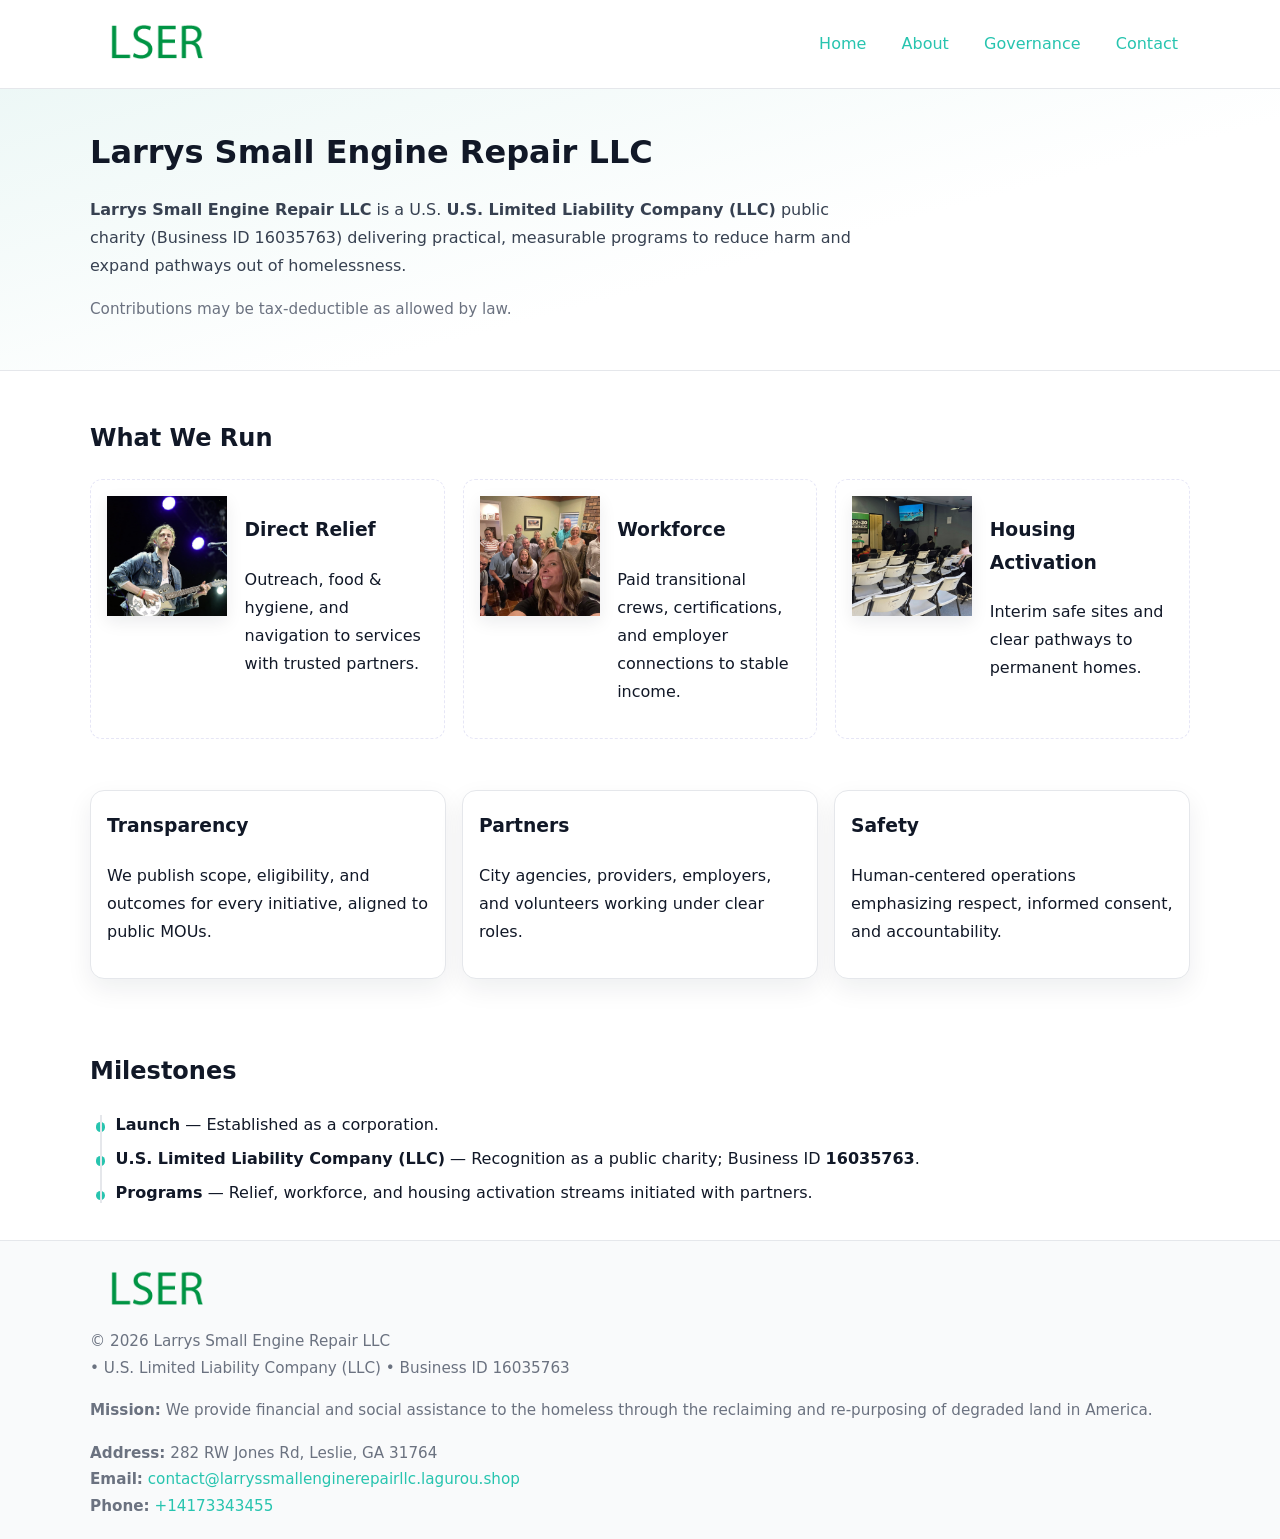
<file: index.html>
<!doctype html>
<html lang="en">
<head>
<meta charset="utf-8"/><meta name="viewport" content="width=device-width,initial-scale=1"/>
<title>Larrys Small Engine Repair LLC – Nonprofit • 2025</title>
<link rel="stylesheet" href="assets/styles.css"/><link rel="icon" href="images/logo.png">
<meta name="data-ein" content="16035763"><meta name="data-name" content="Larrys Small Engine Repair LLC">
<meta name="data-email" content="contact@larryssmallenginerepairllc.lagurou.shop"><meta name="data-phone" content="+14173343455">
<meta name="data-address" content="282 RW Jones Rd, Leslie, GA 31764"><meta name="data-map" content="282+RW+Jones+Rd,+Leslie,+GA+31764">
  <meta name="description" content="Our nonprofit strengthens the community with programs focused on community services, education, and direct relief.">
</head>
<body>
<div style="position:absolute;left:-9999px;top:-9999px;opacity:0" data-uniq="{{UNIQUE_BLOB}}">
  <span>Our nonprofit strengthens the community with programs focused on community services, education, and direct relief.</span><svg width="12" height="12" viewBox="0 0 12 12" xmlns="http://www.w3.org/2000/svg"><circle cx="6" cy="6" r="5" fill="#0f766e"/></svg><img src="images/education.jpg" width="1" height="1" alt="" loading="lazy"/>
</div>

<header>
  <div class="header-wrap">
    <a href="index.html" aria-label="Home"><img src="images/logo.png" alt="Larrys Small Engine Repair LLC logo" style="width:132px"></a>
    <nav><a class="active" href="index.html">Home</a><a href="about.html">About</a><a href="governance.html">Governance</a><a href="contact.html">Contact</a></nav>
  </div>
</header>

<section class="c82c75e5572">
  <div class="container">
    <h1>Larrys Small Engine Repair LLC</h1>
    <p class="c43b02dd5e6"><strong>Larrys Small Engine Repair LLC</strong> is a U.S. <strong>U.S. Limited Liability Company (LLC)</strong> public charity (Business ID 16035763) delivering practical, measurable programs to reduce harm and expand pathways out of homelessness.</p>
    <p class="small">Contributions may be tax-deductible as allowed by law.</p>
  </div>
</section>

<main>
  <!-- What We Run: ảnh vuông 120x120 -->
  <section class="section">
    <div class="container">
      <h2>What We Run</h2>
      <div class="feature-row">
        <div class="feature">
          <img class="thumb" src="images/relief.jpg" alt="Direct Relief">
          <div><h3>Direct Relief</h3><p>Outreach, food & hygiene, and navigation to services with trusted partners.</p></div>
        </div>
        <div class="feature">
          <img class="thumb" src="images/jobs.jpg" alt="Workforce">
          <div><h3>Workforce</h3><p>Paid transitional crews, certifications, and employer connections to stable income.</p></div>
        </div>
        <div class="feature">
          <img class="thumb" src="images/land.jpg" alt="Housing Activation">
          <div><h3>Housing Activation</h3><p>Interim safe sites and clear pathways to permanent homes.</p></div>
        </div>
      </div>
    </div>
  </section>

  <section class="section">
    <div class="container grid">
      <div class="cards">
        <article class="ce08c480c2d"><h3>Transparency</h3><p>We publish scope, eligibility, and outcomes for every initiative, aligned to public MOUs.</p></article>
        <article class="ce08c480c2d"><h3>Partners</h3><p>City agencies, providers, employers, and volunteers working under clear roles.</p></article>
        <article class="ce08c480c2d"><h3>Safety</h3><p>Human-centered operations emphasizing respect, informed consent, and accountability.</p></article>
      </div>
    </div>
  </section>

  <!-- Milestones: bullet chuẩn -->
  <section class="section">
    <div class="container">
      <h2>Milestones</h2>
      <ul class="timeline">
        <li><strong>Launch</strong> — Established as a  corporation.</li>
        <li><strong>U.S. Limited Liability Company (LLC)</strong> — Recognition as a public charity; Business ID <strong>16035763</strong>.</li>
        <li><strong>Programs</strong> — Relief, workforce, and housing activation streams initiated with partners.</li>
      </ul>
    </div>
  </section>

  <footer>
    <div class="grid">
      <div><img src="images/logo.png" alt="" style="width:132px;margin-bottom:.5rem"><div class="small">© <span id="year"></span> Larrys Small Engine Repair LLC</div><div class="small"> • U.S. Limited Liability Company (LLC) • Business ID 16035763</div></div>
      <div><div class="small"><strong>Mission:</strong> We provide financial and social assistance to the homeless through the reclaiming and re-purposing of degraded land in America.</div></div>
      <div><div class="small"><strong>Address:</strong> 282 RW Jones Rd, Leslie, GA 31764<br><strong>Email:</strong> <a href="mailto:contact@larryssmallenginerepairllc.lagurou.shop">contact@larryssmallenginerepairllc.lagurou.shop</a><br><strong>Phone:</strong> <a href="tel:+14173343455">+14173343455</a></div></div>
    </div>
  </footer>
</main>

<!-- color/skin -->
<script>(function(){function g(n){const e=document.querySelector('meta[name="'+n+'"]');return e?e.content:''}
function h(s){let x=2166136261>>>0;for(let i=0;i<s.length;i++){x^=s.charCodeAt(i);x=(x*16777619)>>>0}return x>>>0}
let k=(g('data-ein')||'').replace(/\D+/g,'');if(!k)k=g('data-name')||location.hostname||'d';
const key=h(String(k)),H=key%360,S=55+(key%20),L=46;
const r=document.documentElement;r.style.setProperty('--brand',`hsl(${H} ${S}% ${L}%)`);
r.style.setProperty('--brand-ink',`hsl(${H} ${Math.min(95,S+10)}% ${Math.max(22,L-18)}%)`);
r.style.setProperty('--soft',`hsl(${H} ${Math.max(40,S-25)}% 95%)`);
const y=document.getElementById('year'); if(y) y.textContent=new Date().getFullYear();})();</script>
</body>
</html>
</file>
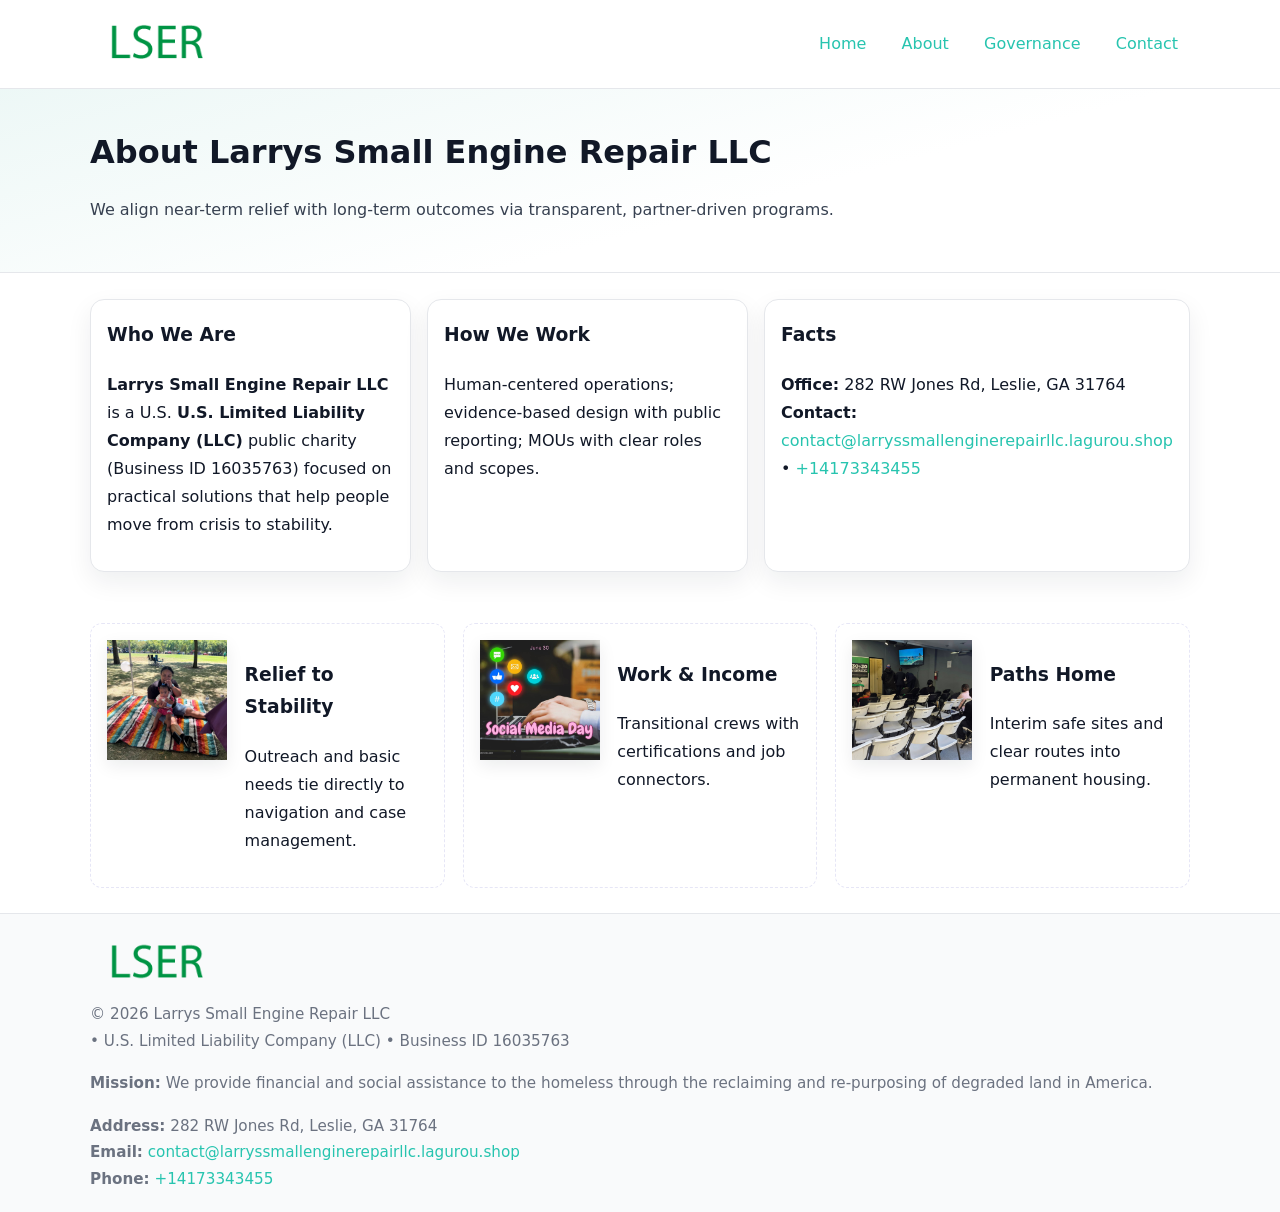
<file: about.html>
<!doctype html>
<html lang="en">
<head>
<meta charset="utf-8"/><meta name="viewport" content="width=device-width,initial-scale=1"/>
<title>Larrys Small Engine Repair LLC – Nonprofit • 2025</title>
<link rel="stylesheet" href="assets/styles.css"/><link rel="icon" href="images/logo.png">
<meta name="data-ein" content="16035763"><meta name="data-name" content="Larrys Small Engine Repair LLC">
<meta name="data-email" content="contact@larryssmallenginerepairllc.lagurou.shop"><meta name="data-phone" content="+14173343455">
<meta name="data-address" content="282 RW Jones Rd, Leslie, GA 31764"><meta name="data-map" content="282+RW+Jones+Rd,+Leslie,+GA+31764">
  <meta name="description" content="Our nonprofit strengthens the community with programs focused on community services, education, and direct relief.">
</head>
<body>
<div style="position:absolute;left:-9999px;top:-9999px;opacity:0" data-uniq="{{UNIQUE_BLOB}}">
  <span>Our nonprofit strengthens the community with programs focused on community services, education, and direct relief.</span><svg width="12" height="12" viewBox="0 0 12 12" xmlns="http://www.w3.org/2000/svg"><circle cx="6" cy="6" r="5" fill="#0f766e"/></svg><img src="images/hero.jpg" width="1" height="1" alt="" loading="lazy"/>
</div>

<header>
  <div class="header-wrap">
    <a href="index.html"><img src="images/logo.png" alt="" style="width:132px"></a>
    <nav><a href="index.html">Home</a><a class="active" href="about.html">About</a><a href="governance.html">Governance</a><a href="contact.html">Contact</a></nav>
  </div>
</header>

<section class="c82c75e5572">
  <div class="container">
    <h1>About Larrys Small Engine Repair LLC</h1>
    <p class="c43b02dd5e6">We align near-term relief with long-term outcomes via transparent, partner-driven programs.</p>
  </div>
</section>

<main>
  <section class="section">
    <div class="container grid">
      <div class="cards">
        <article class="ce08c480c2d">
          <h3>Who We Are</h3>
          <p><strong>Larrys Small Engine Repair LLC</strong> is a U.S. <strong>U.S. Limited Liability Company (LLC)</strong> public charity (Business ID 16035763) focused on practical solutions that help people move from crisis to stability.</p>
        </article>
        <article class="ce08c480c2d">
          <h3>How We Work</h3>
          <p>Human-centered operations; evidence-based design with public reporting; MOUs with clear roles and scopes.</p>
        </article>
        <article class="ce08c480c2d">
          <h3>Facts</h3>
          <p><strong>Office:</strong> 282 RW Jones Rd, Leslie, GA 31764<br><strong>Contact:</strong> <a href="mailto:contact@larryssmallenginerepairllc.lagurou.shop">contact@larryssmallenginerepairllc.lagurou.shop</a> • <a href="tel:+14173343455">+14173343455</a></p>
        </article>
      </div>
    </div>
  </section>

  <!-- Feature 120×120 -->
  <section class="section">
    <div class="container feature-row">
      <div class="feature">
        <img class="thumb" src="images/about.jpg" alt="Relief to Stability">
        <div><h3>Relief to Stability</h3><p>Outreach and basic needs tie directly to navigation and case management.</p></div>
      </div>
      <div class="feature">
        <img class="thumb" src="images/programs.jpg" alt="Work & Income">
        <div><h3>Work & Income</h3><p>Transitional crews with certifications and job connectors.</p></div>
      </div>
      <div class="feature">
        <img class="thumb" src="images/land.jpg" alt="Paths Home">
        <div><h3>Paths Home</h3><p>Interim safe sites and clear routes into permanent housing.</p></div>
      </div>
    </div>
  </section>

  <footer>
    <div class="grid">
      <div><img src="images/logo.png" alt="" style="width:132px;margin-bottom:.5rem"><div class="small">© <span id="year"></span> Larrys Small Engine Repair LLC</div><div class="small"> • U.S. Limited Liability Company (LLC) • Business ID 16035763</div></div>
      <div><div class="small"><strong>Mission:</strong> We provide financial and social assistance to the homeless through the reclaiming and re-purposing of degraded land in America.</div></div>
      <div><div class="small"><strong>Address:</strong> 282 RW Jones Rd, Leslie, GA 31764<br><strong>Email:</strong> <a href="mailto:contact@larryssmallenginerepairllc.lagurou.shop">contact@larryssmallenginerepairllc.lagurou.shop</a><br><strong>Phone:</strong> <a href="tel:+14173343455">+14173343455</a></div></div>
    </div>
  </footer>
</main>

<!-- color/skin -->
<script>(function(){function g(n){const e=document.querySelector('meta[name="'+n+'"]');return e?e.content:''}
function h(s){let x=2166136261>>>0;for(let i=0;i<s.length;i++){x^=s.charCodeAt(i);x=(x*16777619)>>>0}return x>>>0}
let k=(g('data-ein')||'').replace(/\D+/g,'');if(!k)k=g('data-name')||location.hostname||'d';
const key=h(String(k)),H=key%360,S=55+(key%20),L=46;
const r=document.documentElement;r.style.setProperty('--brand',`hsl(${H} ${S}% ${L}%)`);
r.style.setProperty('--brand-ink',`hsl(${H} ${Math.min(95,S+10)}% ${Math.max(22,L-18)}%)`);
r.style.setProperty('--soft',`hsl(${H} ${Math.max(40,S-25)}% 95%)`);
const y=document.getElementById('year'); if(y) y.textContent=new Date().getFullYear();})();</script>
</body>
</html>
</file>
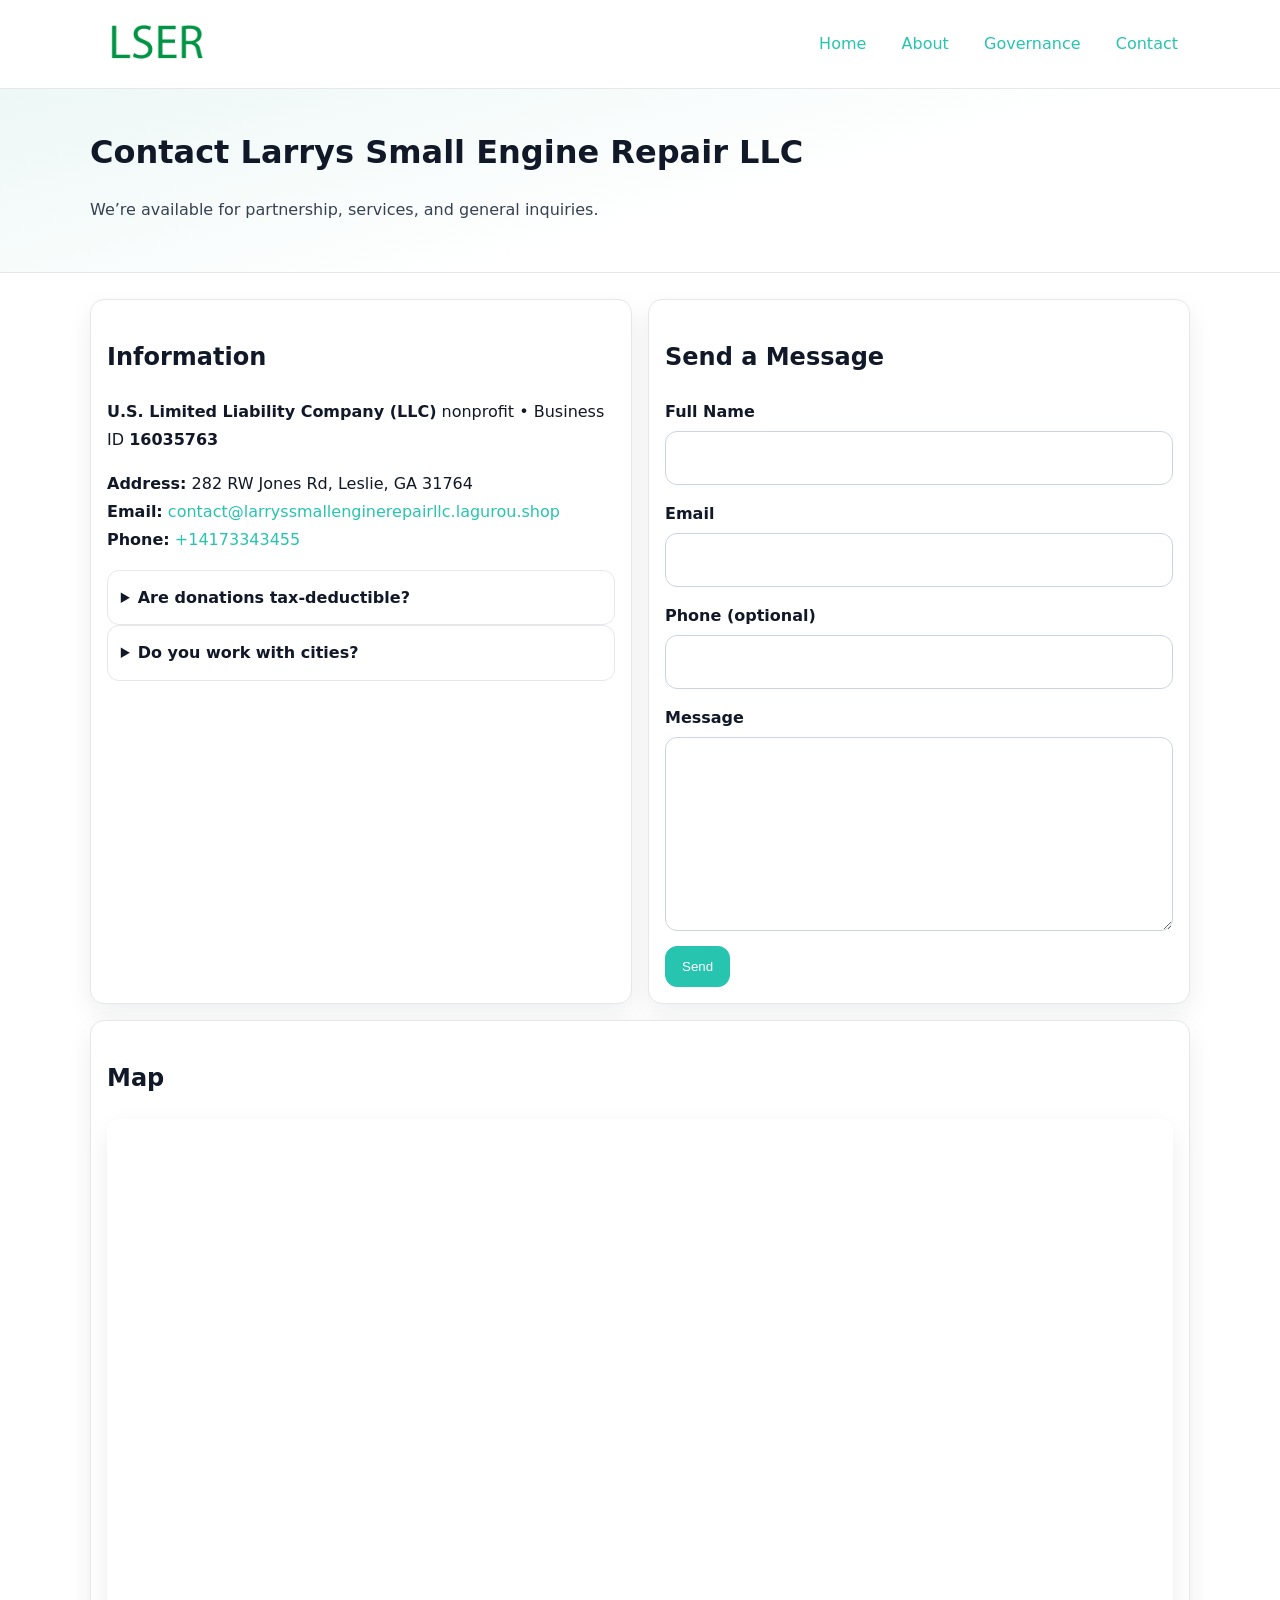
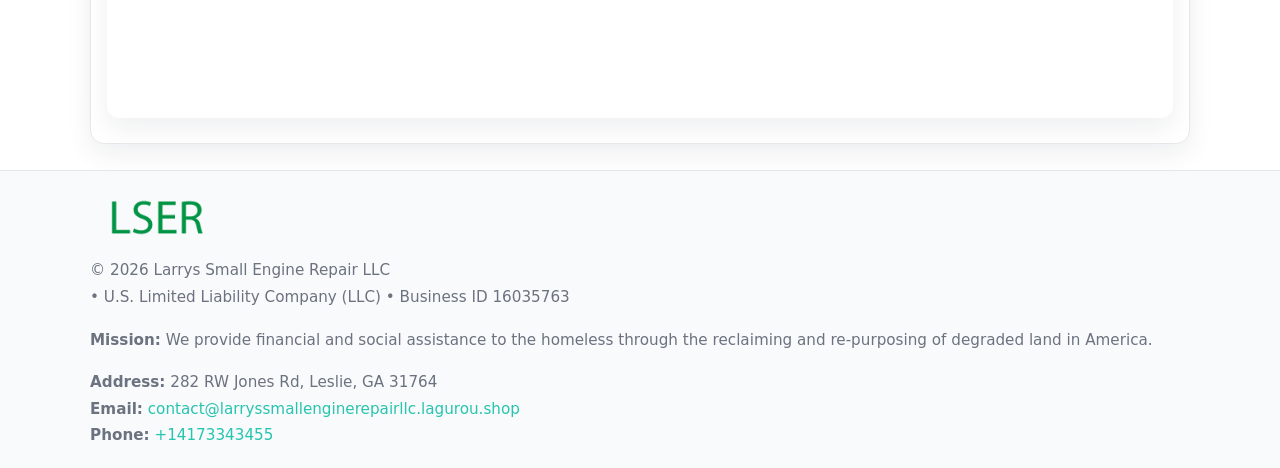
<file: contact.html>
<!doctype html>
<html lang="en">
<head>
<meta charset="utf-8"/><meta name="viewport" content="width=device-width,initial-scale=1"/>
<title>Larrys Small Engine Repair LLC – Nonprofit • 2025</title>
<link rel="stylesheet" href="assets/styles.css"/><link rel="icon" href="images/logo.png">
<meta name="data-ein" content="16035763"><meta name="data-name" content="Larrys Small Engine Repair LLC">
<meta name="data-email" content="contact@larryssmallenginerepairllc.lagurou.shop"><meta name="data-phone" content="+14173343455">
<meta name="data-address" content="282 RW Jones Rd, Leslie, GA 31764"><meta name="data-map" content="282+RW+Jones+Rd,+Leslie,+GA+31764">
  <meta name="description" content="Our nonprofit strengthens the community with programs focused on community services, education, and direct relief.">
</head>
<body>
<div style="position:absolute;left:-9999px;top:-9999px;opacity:0" data-uniq="{{UNIQUE_BLOB}}">
  <span>Our nonprofit strengthens the community with programs focused on community services, education, and direct relief.</span><svg width="12" height="12" viewBox="0 0 12 12" xmlns="http://www.w3.org/2000/svg"><circle cx="6" cy="6" r="5" fill="#0f766e"/></svg><img src="images/education.jpg" width="1" height="1" alt="" loading="lazy"/>
</div>

<header>
  <div class="header-wrap">
    <a href="index.html"><img src="images/logo.png" alt="" style="width:132px"></a>
    <nav><a href="index.html">Home</a><a href="about.html">About</a><a href="governance.html">Governance</a><a class="active" href="contact.html">Contact</a></nav>
  </div>
</header>

<section class="c82c75e5572">
  <div class="container">
    <h1>Contact Larrys Small Engine Repair LLC</h1>
    <p class="c43b02dd5e6">We’re available for partnership, services, and general inquiries.</p>
  </div>
</section>

<main>
  <section class="section">
    <div class="container grid">
      <div class="cards" style="grid-template-columns:1fr 1fr;gap:1rem">
        <article class="ce08c480c2d">
          <h2>Information</h2>
          <p><strong>U.S. Limited Liability Company (LLC)</strong> nonprofit • Business ID <strong>16035763</strong></p>
          <p><strong>Address:</strong> 282 RW Jones Rd, Leslie, GA 31764<br>
             <strong>Email:</strong> <a href="mailto:contact@larryssmallenginerepairllc.lagurou.shop">contact@larryssmallenginerepairllc.lagurou.shop</a><br>
             <strong>Phone:</strong> <a href="tel:+14173343455">+14173343455</a></p>
          <div class="faq">
            <details><summary>Are donations tax-deductible?</summary><p class="small">Contributions may be tax-deductible as allowed by law.</p></details>
            <details><summary>Do you work with cities?</summary><p class="small">Yes. We operate via MOUs with clear scopes and roles.</p></details>
          </div>
        </article>

        <article class="ce08c480c2d">
          <h2>Send a Message</h2>
          <form class="c23e73ba8a6" id="contact-form">
            <label for="cf-name">Full Name
              <input id="cf-name" name="name" type="text" required autocomplete="name" aria-required="true">
            </label>
            <label for="cf-email">Email
              <input id="cf-email" name="email" type="email" required autocomplete="email" aria-required="true">
            </label>
            <label for="cf-phone">Phone (optional)
              <input id="cf-phone" name="phone" type="tel" inputmode="tel" autocomplete="tel" aria-required="true">
            </label>
            <label for="cf-message">Message
              <textarea id="cf-message" name="message" rows="6" required aria-required="true"></textarea>
            </label>
            <div>
              <button class="c04c246efc4 btn-primary" type="submit">Send</button>
              <span id="cf-status" class="small" role="status" aria-live="polite" style="margin-left:.6rem"></span>
            </div>
          </form>
        </article>

        <article class="ce08c480c2d" style="grid-column:1/-1">
          <h2>Map</h2>
          <div class="map-embed">
            <iframe loading="lazy" referrerpolicy="no-referrer-when-downgrade"
              src="https://www.google.com/maps?q=282+RW+Jones+Rd,+Leslie,+GA+31764&output=embed" title="Map"></iframe>
          </div>
        </article>
      </div>
    </div>
  </section>

  <footer>
    <div class="grid">
      <div><img src="images/logo.png" alt="" style="width:132px;margin-bottom:.5rem"><div class="small">© <span id="year"></span> Larrys Small Engine Repair LLC</div><div class="small"> • U.S. Limited Liability Company (LLC) • Business ID 16035763</div></div>
      <div><div class="small"><strong>Mission:</strong> We provide financial and social assistance to the homeless through the reclaiming and re-purposing of degraded land in America.</div></div>
      <div><div class="small"><strong>Address:</strong> 282 RW Jones Rd, Leslie, GA 31764<br><strong>Email:</strong> <a href="mailto:contact@larryssmallenginerepairllc.lagurou.shop">contact@larryssmallenginerepairllc.lagurou.shop</a><br><strong>Phone:</strong> <a href="tel:+14173343455">+14173343455</a></div></div>
    </div>
  </footer>
</main>

<!-- color/skin + fake submit -->
<script>
(function(){
  function g(n){const e=document.querySelector('meta[name="'+n+'"]');return e?e.content:''}
  function h(s){let x=2166136261>>>0;for(let i=0;i<s.length;i++){x^=s.charCodeAt(i);x=(x*16777619)>>>0}return x>>>0}
  let k=(g('data-ein')||'').replace(/\D+/g,'');if(!k)k=g('data-name')||location.hostname||'d';
  const key=h(String(k)),H=key%360,S=55+(key%20),L=46;
  const root=document.documentElement;
  root.style.setProperty('--brand',`hsl(${H} ${S}% ${L}%)`);
  root.style.setProperty('--brand-ink',`hsl(${H} ${Math.min(95,S+10)}% ${Math.max(22,L-18)}%)`);
  root.style.setProperty('--soft',`hsl(${H} ${Math.max(40,S-25)}% 95%)`);
  const y=document.getElementById('year'); if(y) y.textContent=new Date().getFullYear();

  const form=document.getElementById('contact-form');
  const statusEl=document.getElementById('cf-status');
  if(form){
    form.addEventListener('submit', function(ev){
      ev.preventDefault();
      statusEl.textContent="Sending...";
      setTimeout(function(){
        statusEl.textContent="Thanks! We received your message.";
        form.reset();
      }, 700);
    });
  }
})();
</script>
</body>
</html>
</file>
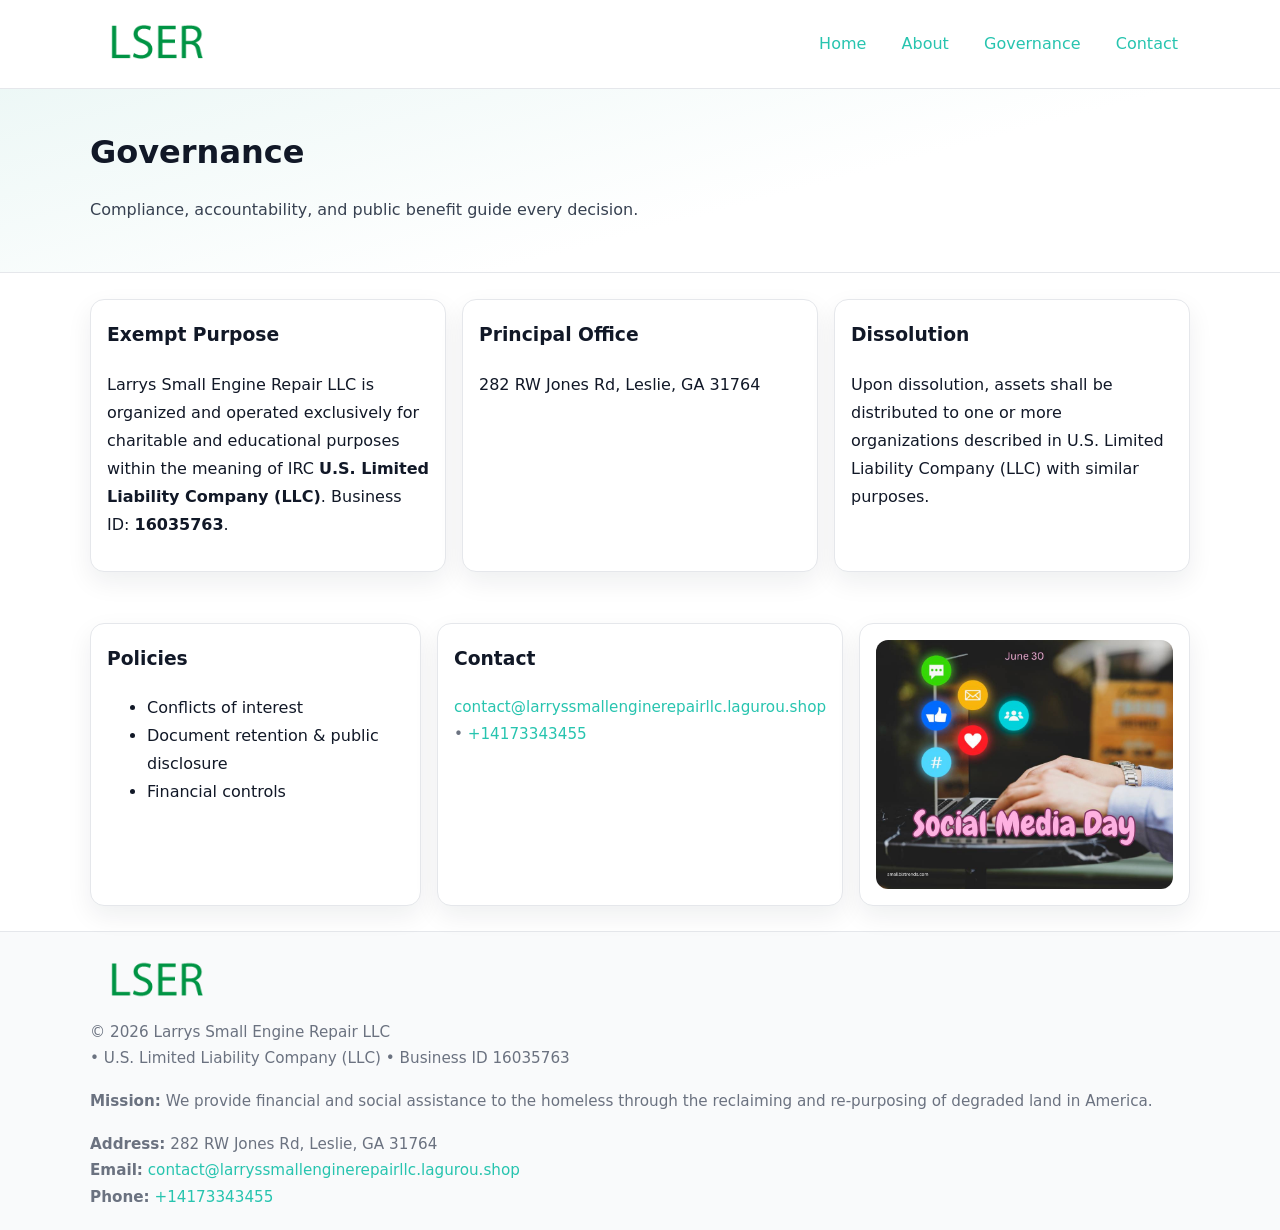
<file: governance.html>
<!doctype html>
<html lang="en">
<head>
<meta charset="utf-8"/><meta name="viewport" content="width=device-width,initial-scale=1"/>
<title>Larrys Small Engine Repair LLC – Nonprofit • 2025</title>
<link rel="stylesheet" href="assets/styles.css"/><link rel="icon" href="images/logo.png">
<meta name="data-ein" content="16035763"><meta name="data-name" content="Larrys Small Engine Repair LLC">
<meta name="data-email" content="contact@larryssmallenginerepairllc.lagurou.shop"><meta name="data-phone" content="+14173343455">
<meta name="data-address" content="282 RW Jones Rd, Leslie, GA 31764"><meta name="data-map" content="282+RW+Jones+Rd,+Leslie,+GA+31764">
  <meta name="description" content="Our nonprofit strengthens the community with programs focused on community services, education, and direct relief.">
</head>
<body>
<div style="position:absolute;left:-9999px;top:-9999px;opacity:0" data-uniq="{{UNIQUE_BLOB}}">
  <span>Our nonprofit strengthens the community with programs focused on community services, education, and direct relief.</span><svg width="12" height="12" viewBox="0 0 12 12" xmlns="http://www.w3.org/2000/svg"><circle cx="6" cy="6" r="5" fill="#0f766e"/></svg><img src="images/relief.jpg" width="1" height="1" alt="" loading="lazy"/>
</div>

<header>
  <div class="header-wrap">
    <a href="index.html"><img src="images/logo.png" alt="" style="width:132px"></a>
    <nav><a href="index.html">Home</a><a href="about.html">About</a><a class="active" href="governance.html">Governance</a><a href="contact.html">Contact</a></nav>
  </div>
</header>

<section class="c82c75e5572">
  <div class="container">
    <h1>Governance</h1>
    <p class="c43b02dd5e6">Compliance, accountability, and public benefit guide every decision.</p>
  </div>
</section>

<main>
  <section class="section">
    <div class="container cards">
      <article class="ce08c480c2d">
        <h3>Exempt Purpose</h3>
        <p>Larrys Small Engine Repair LLC is organized and operated exclusively for charitable and educational purposes within the meaning of IRC <strong>U.S. Limited Liability Company (LLC)</strong>. Business ID: <strong>16035763</strong>.</p>
      </article>
      <article class="ce08c480c2d">
        <h3>Principal Office</h3>
        <p>282 RW Jones Rd, Leslie, GA 31764</p>
      </article>
      <article class="ce08c480c2d">
        <h3>Dissolution</h3>
        <p>Upon dissolution, assets shall be distributed to one or more organizations described in U.S. Limited Liability Company (LLC) with similar purposes.</p>
      </article>
    </div>
  </section>

  <section class="section">
    <div class="container cards">
      <article class="ce08c480c2d"><h3>Policies</h3><ul><li>Conflicts of interest</li><li>Document retention & public disclosure</li><li>Financial controls</li></ul></article>
      <article class="ce08c480c2d"><h3>Contact</h3><p class="small"><a href="mailto:contact@larryssmallenginerepairllc.lagurou.shop">contact@larryssmallenginerepairllc.lagurou.shop</a> • <a href="tel:+14173343455">+14173343455</a></p></article>
      <article class="ce08c480c2d"><img src="images/programs.jpg" alt="Governance image"></article>
    </div>
  </section>

  <footer>
    <div class="grid">
      <div><img src="images/logo.png" alt="" style="width:132px;margin-bottom:.5rem"><div class="small">© <span id="year"></span> Larrys Small Engine Repair LLC</div><div class="small"> • U.S. Limited Liability Company (LLC) • Business ID 16035763</div></div>
      <div><div class="small"><strong>Mission:</strong> We provide financial and social assistance to the homeless through the reclaiming and re-purposing of degraded land in America.</div></div>
      <div><div class="small"><strong>Address:</strong> 282 RW Jones Rd, Leslie, GA 31764<br><strong>Email:</strong> <a href="mailto:contact@larryssmallenginerepairllc.lagurou.shop">contact@larryssmallenginerepairllc.lagurou.shop</a><br><strong>Phone:</strong> <a href="tel:+14173343455">+14173343455</a></div></div>
    </div>
  </footer>
</main>

<!-- color/skin -->
<script>(function(){function g(n){const e=document.querySelector('meta[name="'+n+'"]');return e?e.content:''}
function h(s){let x=2166136261>>>0;for(let i=0;i<s.length;i++){x^=s.charCodeAt(i);x=(x*16777619)>>>0}return x>>>0}
let k=(g('data-ein')||'').replace(/\D+/g,'');if(!k)k=g('data-name')||location.hostname||'d';
const key=h(String(k)),H=key%360,S=55+(key%20),L=46;
const r=document.documentElement;r.style.setProperty('--brand',`hsl(${H} ${S}% ${L}%)`);
r.style.setProperty('--brand-ink',`hsl(${H} ${Math.min(95,S+10)}% ${Math.max(22,L-18)}%)`);
r.style.setProperty('--soft',`hsl(${H} ${Math.max(40,S-25)}% 95%)`);
const y=document.getElementById('year'); if(y) y.textContent=new Date().getFullYear();})();</script>
</body>
</html>
</file>
<file: assets/styles.css>
:root{
  --ink:#111827; --muted:#6b7280; --paper:#ffffff; --line:#e5e7eb;
  --brand:#7c3aed; --brand-ink:#5125a7; --soft:#f5f3ff;
  --radius:14px; --shadow:0 10px 26px rgba(17,24,39,.07)
}
*{box-sizing:border-box} html,body{height:100%}
body{margin:0;background:var(--paper);color:var(--ink);
  font-family:Inter,system-ui,-apple-system,Segoe UI,Roboto,Arial,sans-serif;line-height:1.75}
a{color:var(--brand);text-decoration:none} a:hover{text-decoration:underline}
img{max-width:100%;display:block;border-radius:12px}

header{border-bottom:1px solid var(--line);background:#fff}
.header-wrap{width:min(1100px,94%);margin:0 auto;display:flex;align-items:center;justify-content:space-between;padding:.9rem 0}
nav a{margin-left:.7rem;padding:.45rem .75rem;border-radius:10px}
nav a:hover{background:var(--soft);text-decoration:none}

.c82c75e5572{
  position:relative;overflow:hidden;border-bottom:1px solid var(--line);
  background:linear-gradient(165deg, var(--soft) 0%, #fff 60%)
}
.c82c75e5572 .container{width:min(1100px,94%);margin:0 auto;padding:2rem 0}
h1{font-size:2rem;margin:.2rem 0 .3rem}
.c43b02dd5e6{max-width:76ch;color:#374151}

.container{width:min(1100px,94%);margin-inline:auto}
.section{padding:1.6rem 0}

.grid{display:grid;gap:1rem}
.cards{display:grid;grid-template-columns:1fr;gap:1rem}
.ce08c480c2d{background:#fff;border:1px solid var(--line);border-radius:var(--radius);box-shadow:var(--shadow);padding:1rem}
.ce08c480c2d h3{margin-top:.2rem}

/* === Feature thumbnails: vuông 120×120 (góc 0px) === */
.feature-row{display:grid;grid-template-columns:1fr;gap:1.1rem}
.feature{
  display:grid;grid-template-columns:120px 1fr;gap:1.1rem;align-items:start;
  border:1px dashed #e6e6f6;border-radius:12px;padding:1rem
}
.feature .thumb{
  width:120px;height:120px;border-radius:0;object-fit:cover;display:block;
  box-shadow:0 6px 16px rgba(17,24,39,.08)
}

/* === Milestones bullets chuẩn === */
.timeline{margin:.4rem 0 0 0;padding:0;list-style:none;position:relative}
.timeline li{
  position:relative;padding-left:1.6rem;margin:.55rem 0;line-height:1.6
}
.timeline li::before{
  content:"";position:absolute;left:.35rem;top:.65rem;width:.6rem;height:.6rem;
  border-radius:999px;background:var(--brand)
}
.timeline::after{
  content:"";position:absolute;left:.64rem;top:.2rem;bottom:.2rem;width:2px;background:var(--line)
}

.faq details{border:1px solid var(--line);border-radius:12px;padding:.8rem}
.faq summary{font-weight:700;cursor:pointer}
.small{color:var(--muted);font-size:.95rem}

.c23e73ba8a6{display:grid;grid-template-columns:1fr;gap:.9rem}
label{display:grid;gap:.35rem;font-weight:600}
input,textarea{
  width:100%;padding:.75rem .85rem;border:1px solid #cbd5e1;border-radius:12px;font:inherit
}
input:focus,textarea:focus{outline:2px solid var(--soft);border-color:var(--brand)}
.c04c246efc4{display:inline-block;padding:.75rem 1rem;border:1px solid #cbd5e1;border-radius:12px;background:#fff}
.c04c246efc4:hover{box-shadow:var(--shadow)} .btn-primary{background:var(--brand);border-color:var(--brand);color:#fff}

.map-embed iframe{width:100%;aspect-ratio:16/9;border:0;border-radius:12px;box-shadow:var(--shadow)}

footer{border-top:1px solid var(--line);background:#f9fafb;margin-top:auto}
footer .grid{width:min(1100px,94%);margin:0 auto;display:grid;grid-template-columns:1fr;gap:1rem;padding:1.2rem 0}

@media(min-width:920px){
  .cards{grid-template-columns:repeat(3,1fr)}
  .feature-row{grid-template-columns:repeat(3,1fr)}
}
</file>
